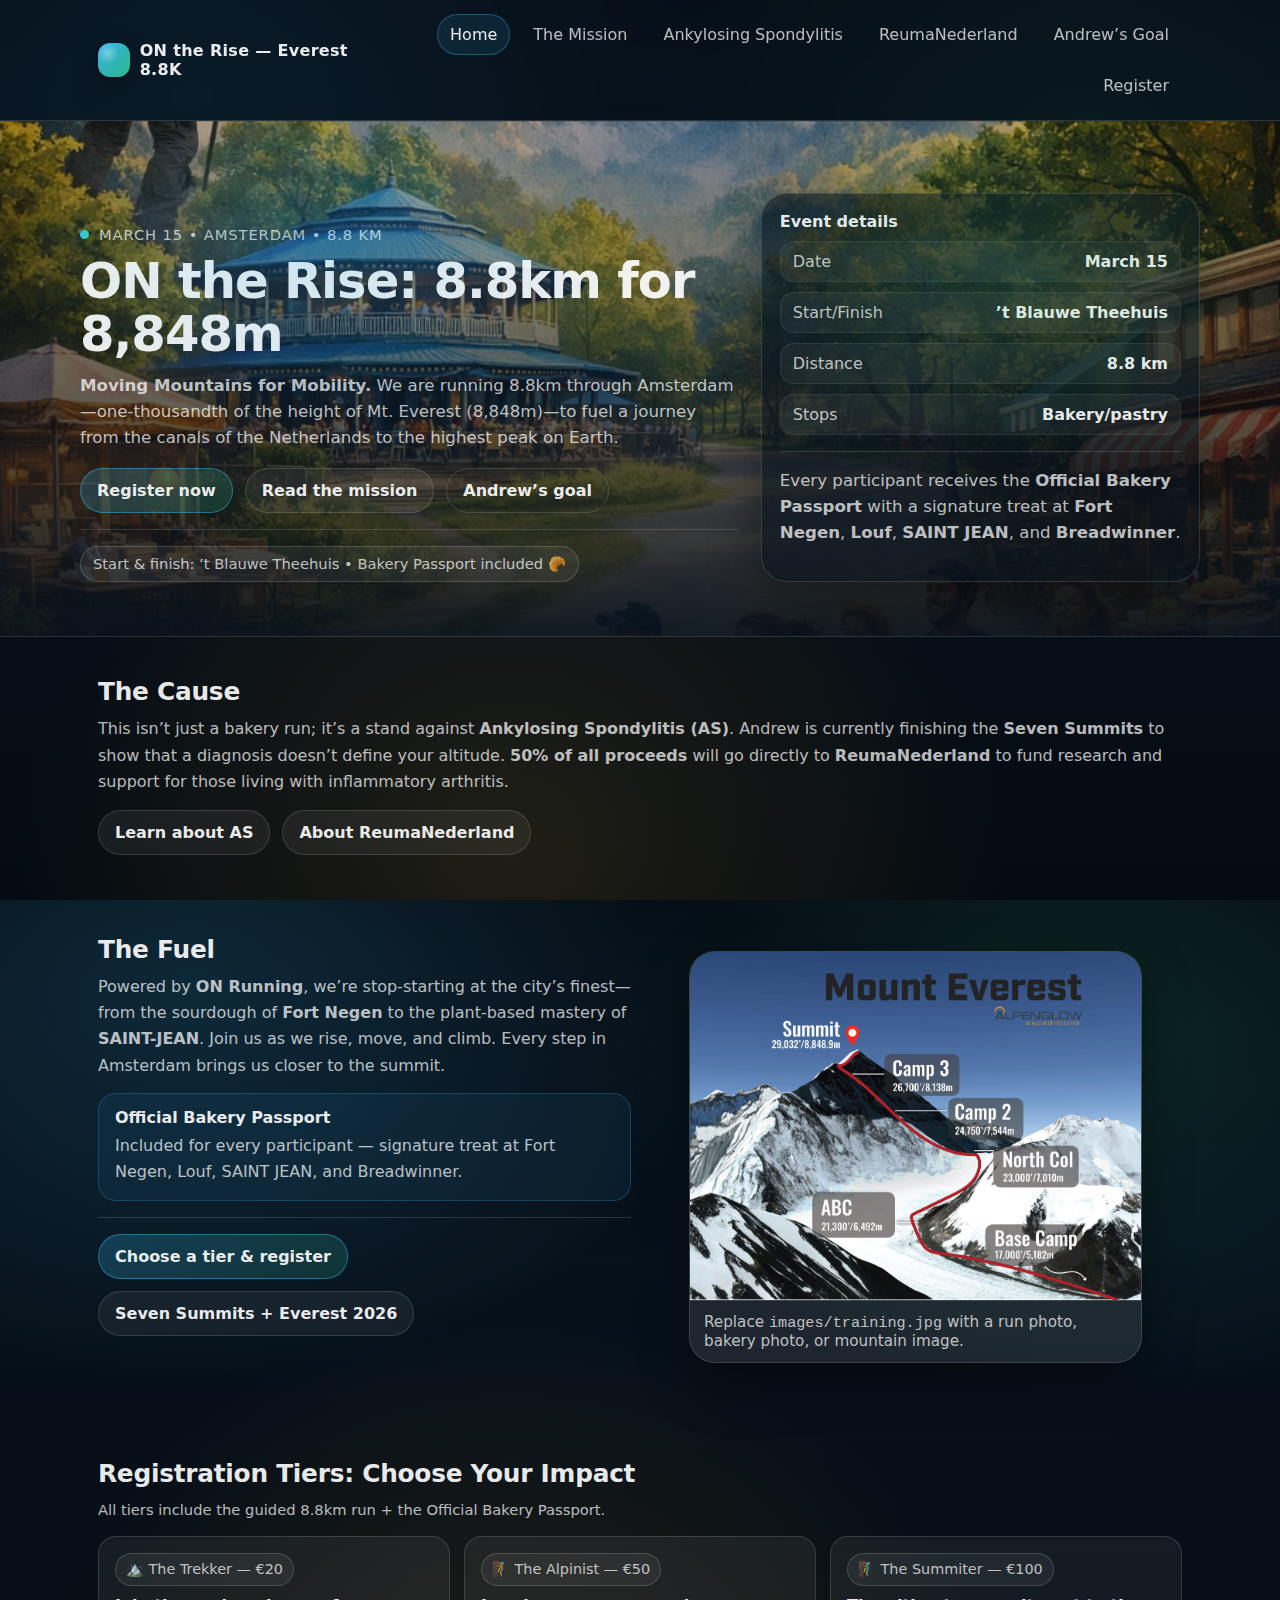
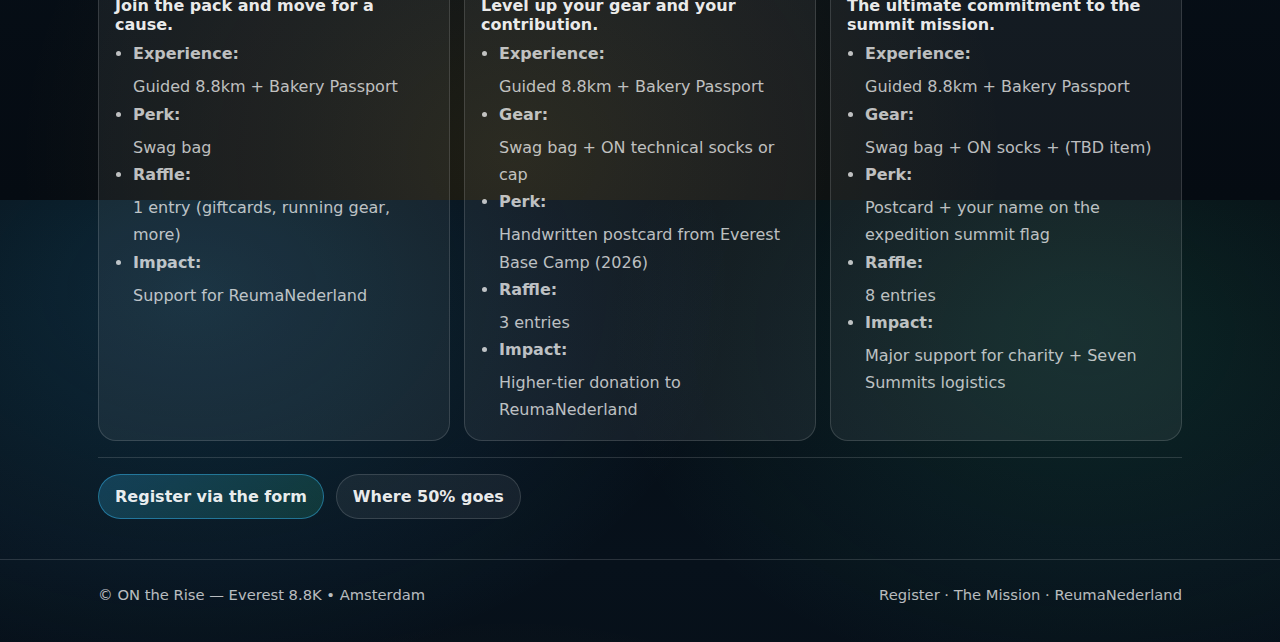
<file: index.html>
<!doctype html>
<html lang="en">
<head>
  <meta charset="utf-8" />
  <meta name="viewport" content="width=device-width,initial-scale=1" />
  <title>ON the Rise — Everest 8.8K Charity Run (Amsterdam)</title>
  <link rel="stylesheet" href="style.css" />
</head>
<body>

<header class="site-header">
  <div class="container">
    <div class="nav">
      <a class="brand" href="index.html">
        <span class="logo" aria-hidden="true"></span>
        <span>ON the Rise — Everest 8.8K</span>
      </a>
      <nav class="nav-links" aria-label="Primary">
        <a class="active" href="index.html">Home</a>
        <a href="about.html">The Mission</a>
        <a href="ankylosing-spondylitis.html">Ankylosing Spondylitis</a>
        <a href="reumanederland.html">ReumaNederland</a>
        <a href="The%207%20summits.html">Andrew’s Goal</a>
        <a href="register.html">Register</a>
      </nav>
    </div>
  </div>
</header>

<section class="hero">
  <div class="container hero-inner">
    <div class="hero-grid">
      <div>
        <div class="kicker"><span class="dot"></span> March 15 • Amsterdam • 8.8 km</div>
        <h1>ON the Rise: 8.8km for 8,848m</h1>
        <p>
          <strong>Moving Mountains for Mobility.</strong> We are running 8.8km through Amsterdam—one-thousandth of the height
          of Mt. Everest (8,848m)—to fuel a journey from the canals of the Netherlands to the highest peak on Earth.
        </p>
        <div class="btn-row">
          <a class="btn primary" href="register.html">Register now</a>
          <a class="btn" href="about.html">Read the mission</a>
          <a class="btn ghost" href="The%207%20summits.html">Andrew’s goal</a>
        </div>
        <div class="hr"></div>
        <span class="badge">Start & finish: ’t Blauwe Theehuis • Bakery Passport included 🥐</span>
      </div>

      <aside class="hero-card">
        <strong>Event details</strong>
        <div class="meta">
          <div class="meta-item"><span>Date</span><strong>March 15</strong></div>
          <div class="meta-item"><span>Start/Finish</span><strong>’t Blauwe Theehuis</strong></div>
          <div class="meta-item"><span>Distance</span><strong>8.8 km</strong></div>
          <div class="meta-item"><span>Stops</span><strong>Bakery/pastry</strong></div>
        </div>
        <div class="hr"></div>
        <p class="small">
          Every participant receives the <strong>Official Bakery Passport</strong> with a signature treat at
          <strong>Fort Negen</strong>, <strong>Louf</strong>, <strong>SAINT JEAN</strong>, and <strong>Breadwinner</strong>.
        </p>
      </aside>
    </div>
  </div>
</section>

<main>

  <section class="section">
    <div class="container">
      <h2>The Cause</h2>
      <p>
        This isn’t just a bakery run; it’s a stand against <strong>Ankylosing Spondylitis (AS)</strong>.
        Andrew is currently finishing the <strong>Seven Summits</strong> to show that a diagnosis doesn’t define your altitude.
        <strong>50% of all proceeds</strong> will go directly to <strong>ReumaNederland</strong> to fund research and support for
        those living with inflammatory arthritis.
      </p>
      <div class="btn-row">
        <a class="btn" href="ankylosing-spondylitis.html">Learn about AS</a>
        <a class="btn" href="reumanederland.html">About ReumaNederland</a>
      </div>
    </div>
  </section>

  <section class="section">
    <div class="container split">
      <div>
        <h2>The Fuel</h2>
        <p>
          Powered by <strong>ON Running</strong>, we’re stop-starting at the city’s finest—from the sourdough of
          <strong>Fort Negen</strong> to the plant-based mastery of <strong>SAINT-JEAN</strong>.
          Join us as we rise, move, and climb. Every step in Amsterdam brings us closer to the summit.
        </p>
        <div class="callout">
          <strong>Official Bakery Passport</strong>
          <p>Included for every participant — signature treat at Fort Negen, Louf, SAINT JEAN, and Breadwinner.</p>
        </div>
        <div class="hr"></div>
        <div class="btn-row">
          <a class="btn primary" href="register.html">Choose a tier & register</a>
          <a class="btn" href="The%207%20summits.html">Seven Summits + Everest 2026</a>
        </div>
      </div>

      <figure class="figure">
        <img src="images/training.jpg" alt="Replace with bakery/run/mountain image" />
        <figcaption class="caption">Replace <code>images/training.jpg</code> with a run photo, bakery photo, or mountain image.</figcaption>
      </figure>
    </div>
  </section>

  <section class="section">
    <div class="container">
      <h2>Registration Tiers: Choose Your Impact</h2>
      <p class="small">All tiers include the guided 8.8km run + the Official Bakery Passport.</p>

      <div class="grid-3">
        <div class="card">
          <div class="tag">🏔️ The Trekker — €20</div>
          <strong>Join the pack and move for a cause.</strong>
          <ul class="clean">
            <li><strong>Experience:</strong> Guided 8.8km + Bakery Passport</li>
            <li><strong>Perk:</strong> Swag bag</li>
            <li><strong>Raffle:</strong> 1 entry (giftcards, running gear, more)</li>
            <li><strong>Impact:</strong> Support for ReumaNederland</li>
          </ul>
        </div>

        <div class="card">
          <div class="tag">🧗 The Alpinist — €50</div>
          <strong>Level up your gear and your contribution.</strong>
          <ul class="clean">
            <li><strong>Experience:</strong> Guided 8.8km + Bakery Passport</li>
            <li><strong>Gear:</strong> Swag bag + ON technical socks or cap</li>
            <li><strong>Perk:</strong> Handwritten postcard from Everest Base Camp (2026)</li>
            <li><strong>Raffle:</strong> 3 entries</li>
            <li><strong>Impact:</strong> Higher-tier donation to ReumaNederland</li>
          </ul>
        </div>

        <div class="card">
          <div class="tag">🧗‍♂️ The Summiter — €100</div>
          <strong>The ultimate commitment to the summit mission.</strong>
          <ul class="clean">
            <li><strong>Experience:</strong> Guided 8.8km + Bakery Passport</li>
            <li><strong>Gear:</strong> Swag bag + ON socks + (TBD item)</li>
            <li><strong>Perk:</strong> Postcard + your name on the expedition summit flag</li>
            <li><strong>Raffle:</strong> 8 entries</li>
            <li><strong>Impact:</strong> Major support for charity + Seven Summits logistics</li>
          </ul>
        </div>
      </div>

      <div class="hr"></div>
      <div class="btn-row">
        <a class="btn primary" href="register.html">Register via the form</a>
        <a class="btn" href="reumanederland.html">Where 50% goes</a>
      </div>
    </div>
  </section>

</main>

<footer class="footer">
  <div class="container">
    <div class="foot-row">
      <div class="small">© ON the Rise — Everest 8.8K • Amsterdam</div>
      <div class="small">
        <a href="register.html">Register</a> ·
        <a href="about.html">The Mission</a> ·
        <a href="reumanederland.html">ReumaNederland</a>
      </div>
    </div>
  </div>
</footer>

</body>
</html>
</file>
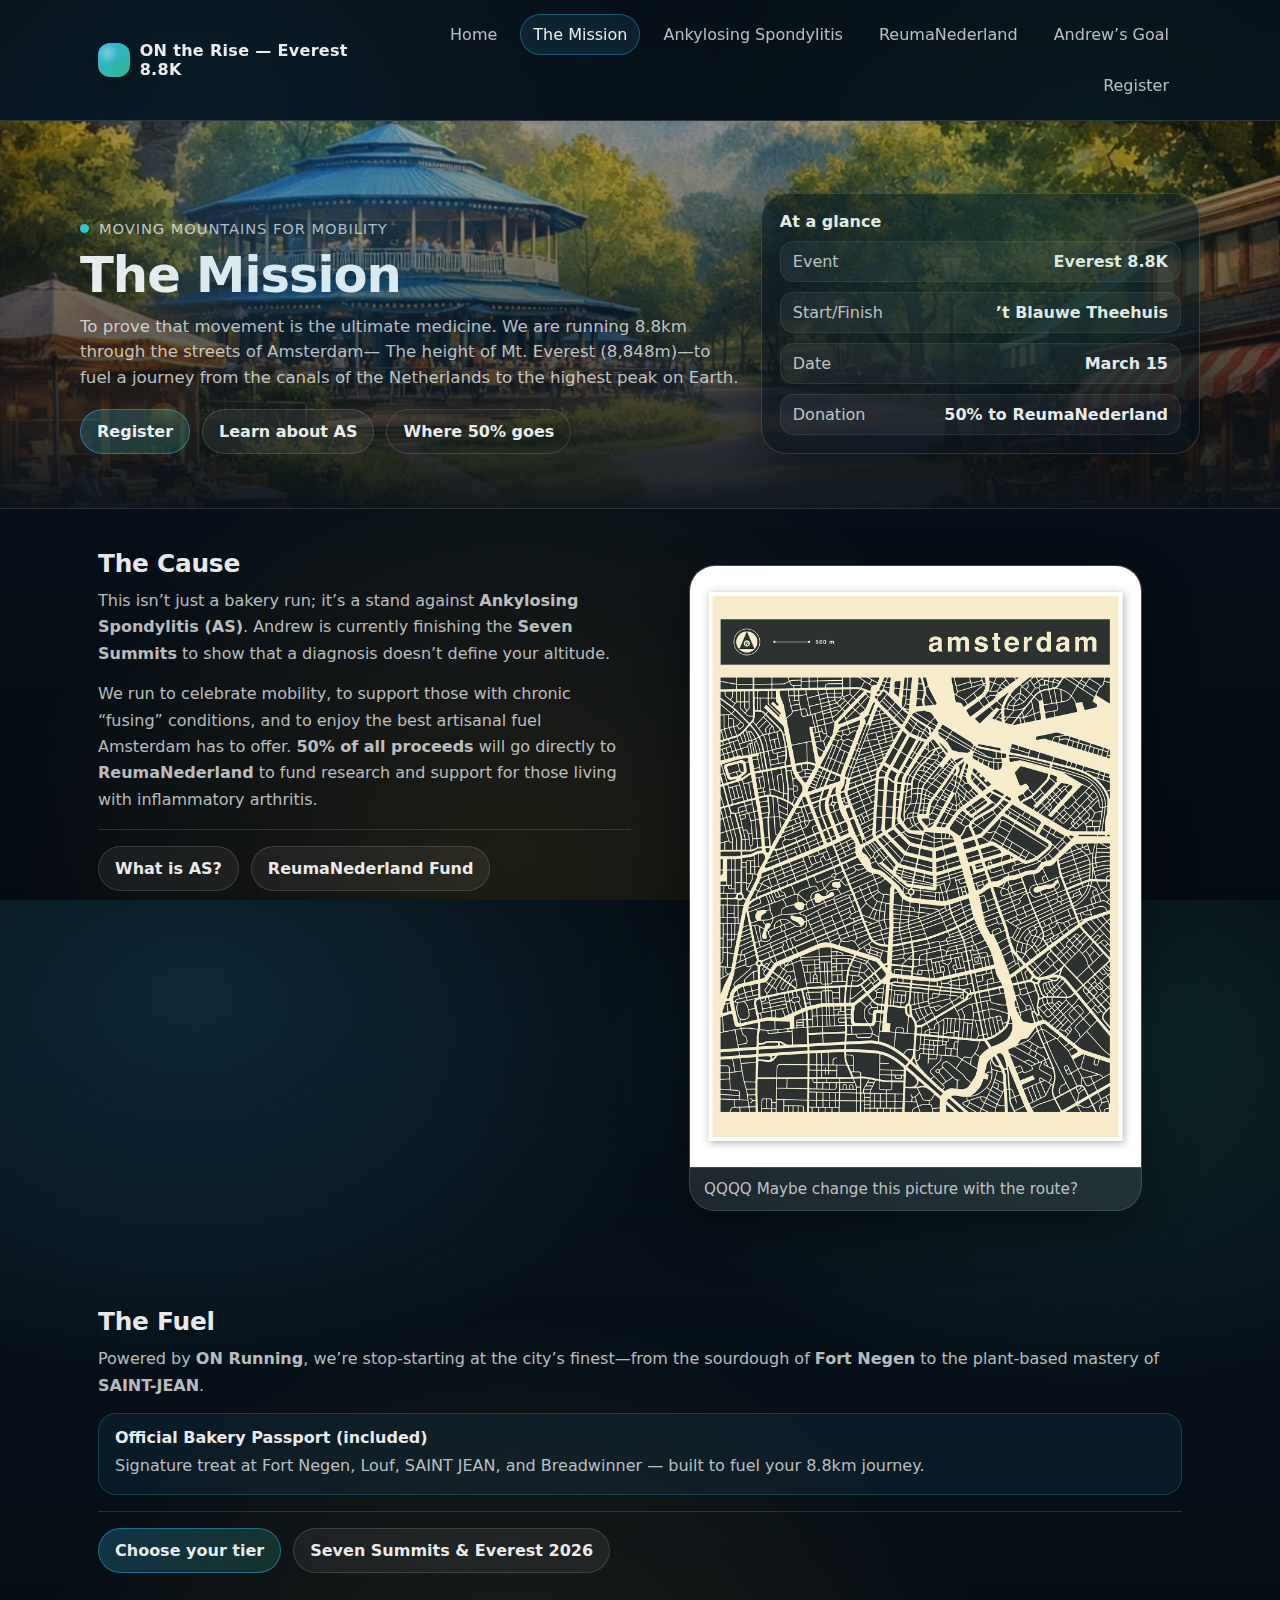
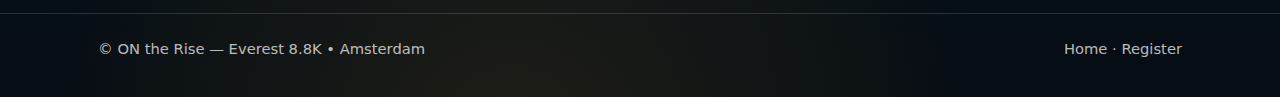
<file: about.html>
<!doctype html>
<html lang="en">
<head>
  <meta charset="utf-8" />
  <meta name="viewport" content="width=device-width,initial-scale=1" />
  <title>The Mission — ON the Rise (Everest 8.8K)</title>
  <link rel="stylesheet" href="style.css" />
</head>
<body>

<header class="site-header">
  <div class="container">
    <div class="nav">
      <a class="brand" href="index.html">
        <span class="logo" aria-hidden="true"></span>
        <span>ON the Rise — Everest 8.8K</span>
      </a>
      <nav class="nav-links" aria-label="Primary">
        <a href="index.html">Home</a>
        <a class="active" href="about.html">The Mission</a>
        <a href="ankylosing-spondylitis.html">Ankylosing Spondylitis</a>
        <a href="reumanederland.html">ReumaNederland</a>
        <a href="The%207%20summits.html">Andrew’s Goal</a>
        <a href="register.html">Register</a>
      </nav>
    </div>
  </div>
</header>

<section class="hero">
  <div class="container hero-inner">
    <div class="hero-grid">
      <div>
        <div class="kicker"><span class="dot"></span> Moving Mountains for Mobility</div>
        <h1>The Mission</h1>
        <p>
          To prove that movement is the ultimate medicine. We are running 8.8km through the streets of Amsterdam—
          The height of Mt. Everest (8,848m)—to fuel a journey from the canals of the Netherlands
          to the highest peak on Earth.
        </p>
        <div class="btn-row">
          <a class="btn primary" href="register.html">Register</a>
          <a class="btn" href="ankylosing-spondylitis.html">Learn about AS</a>
          <a class="btn ghost" href="reumanederland.html">Where 50% goes</a>
        </div>
      </div>

      <aside class="hero-card">
        <strong>At a glance</strong>
        <div class="meta">
          <div class="meta-item"><span>Event</span><strong>Everest 8.8K</strong></div>
          <div class="meta-item"><span>Start/Finish</span><strong>’t Blauwe Theehuis</strong></div>
          <div class="meta-item"><span>Date</span><strong>March 15</strong></div>
          <div class="meta-item"><span>Donation</span><strong>50% to ReumaNederland</strong></div>
        </div>
      </aside>
    </div>
  </div>
</section>

<main>

  <section class="section">
    <div class="container split">
      <div>
        <h2>The Cause</h2>
        <p>
          This isn’t just a bakery run; it’s a stand against <strong>Ankylosing Spondylitis (AS)</strong>.
          Andrew is currently finishing the <strong>Seven Summits</strong> to show that a diagnosis doesn’t define your altitude.
        </p>
        <p>
          We run to celebrate mobility, to support those with chronic “fusing” conditions, and to enjoy the best artisanal fuel
          Amsterdam has to offer.
          <strong>50% of all proceeds</strong> will go directly to <strong>ReumaNederland</strong> to fund research and support for those living with inflammatory arthritis.
        </p>

        <div class="hr"></div>
        <div class="btn-row">
          <a class="btn" href="ankylosing-spondylitis.html">What is AS?</a>
          <a class="btn" href="reumanederland.html">ReumaNederland Fund</a>
        </div>
      </div>

      <figure class="figure">
        <img src="images/map.jpg" alt="Replace with route / city image" />
        <figcaption class="caption">QQQQ Maybe change this picture with the route?</figcaption>
      </figure>
    </div>
  </section>

  <section class="section">
    <div class="container">
      <h2>The Fuel</h2>
      <p>
        Powered by <strong>ON Running</strong>, we’re stop-starting at the city’s finest—from the sourdough of <strong>Fort Negen</strong>
        to the plant-based mastery of <strong>SAINT-JEAN</strong>.
      </p>
      <div class="callout">
        <strong>Official Bakery Passport (included)</strong>
        <p>Signature treat at Fort Negen, Louf, SAINT JEAN, and Breadwinner — built to fuel your 8.8km journey.</p>
      </div>

      <div class="hr"></div>
      <div class="btn-row">
        <a class="btn primary" href="register.html">Choose your tier</a>
        <a class="btn" href="The%207%20summits.html">Seven Summits & Everest 2026</a>
      </div>
    </div>
  </section>

</main>

<footer class="footer">
  <div class="container">
    <div class="foot-row">
      <div class="small">© ON the Rise — Everest 8.8K • Amsterdam</div>
      <div class="small">
        <a href="index.html">Home</a> ·
        <a href="register.html">Register</a>
      </div>
    </div>
  </div>
</footer>

</body>
</html>
</file>
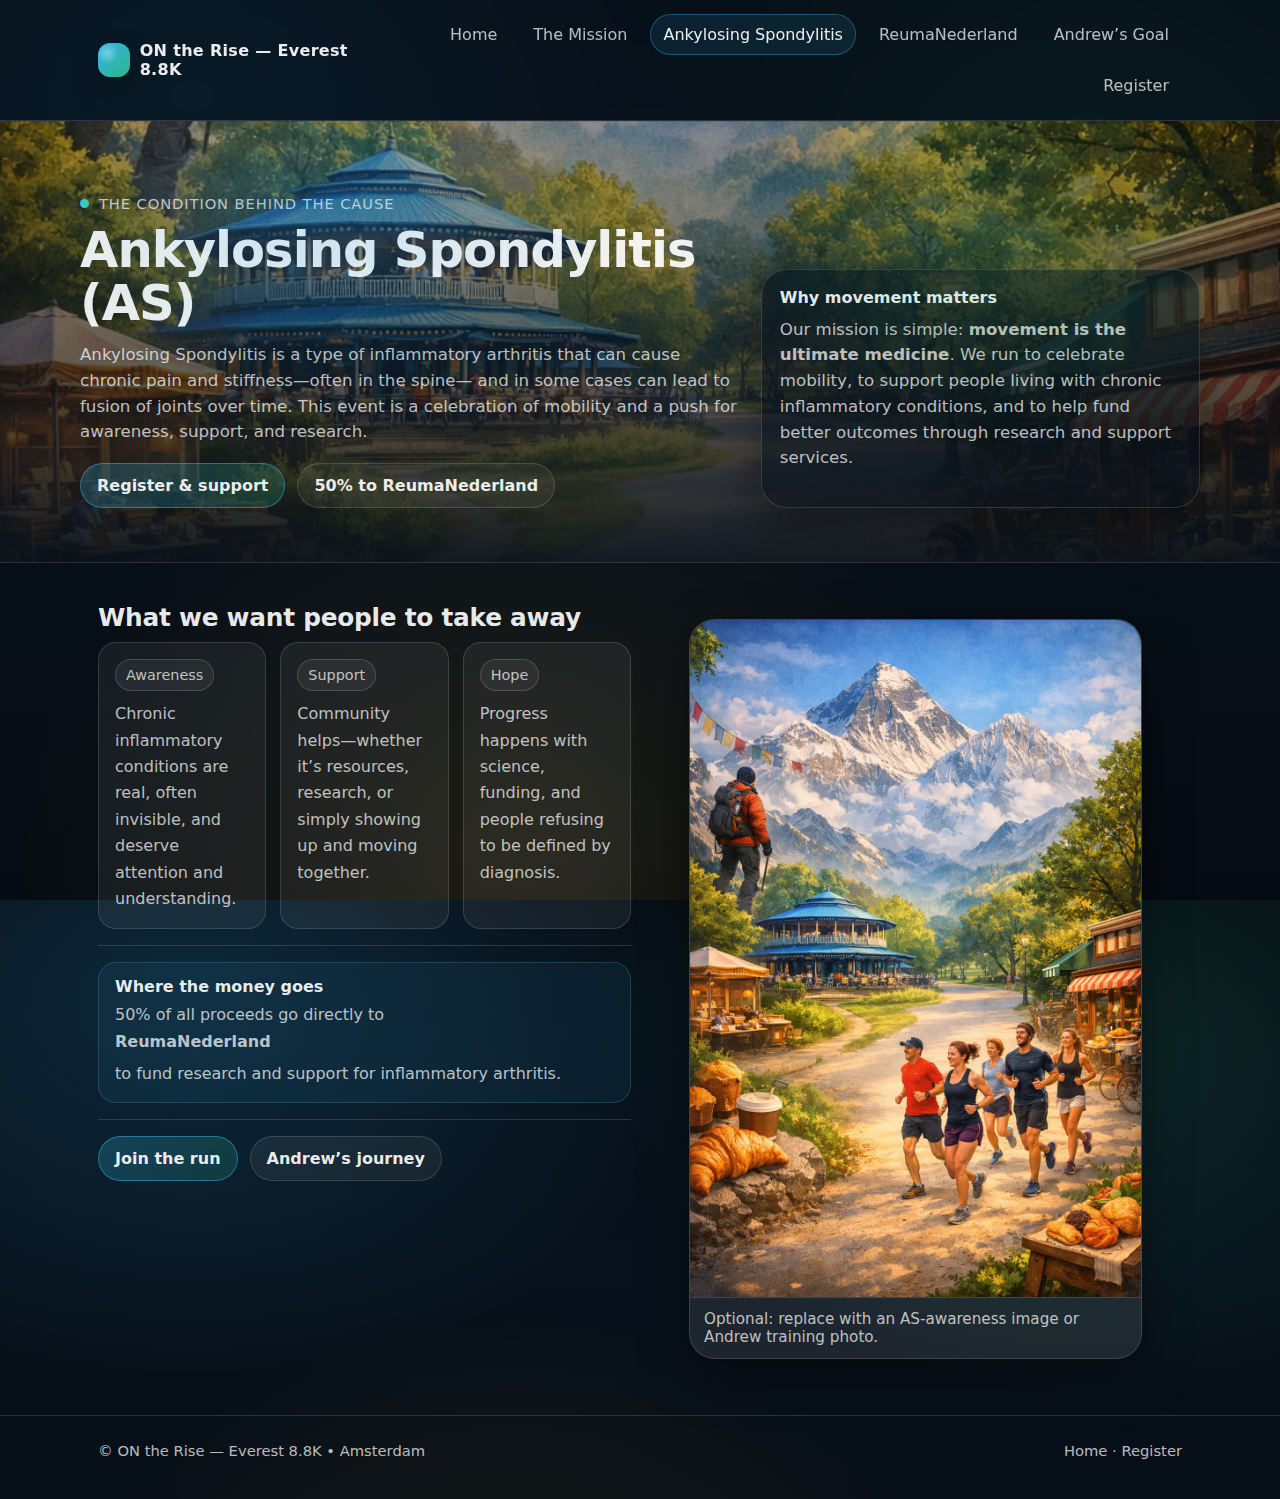
<file: ankylosing-spondylitis.html>
<!doctype html>
<html lang="en">
<head>
  <meta charset="utf-8" />
  <meta name="viewport" content="width=device-width,initial-scale=1" />
  <title>Ankylosing Spondylitis — ON the Rise</title>
  <link rel="stylesheet" href="style.css" />
</head>
<body>

<header class="site-header">
  <div class="container">
    <div class="nav">
      <a class="brand" href="index.html">
        <span class="logo" aria-hidden="true"></span>
        <span>ON the Rise — Everest 8.8K</span>
      </a>
      <nav class="nav-links" aria-label="Primary">
        <a href="index.html">Home</a>
        <a href="about.html">The Mission</a>
        <a class="active" href="ankylosing-spondylitis.html">Ankylosing Spondylitis</a>
        <a href="reumanederland.html">ReumaNederland</a>
        <a href="The%207%20summits.html">Andrew’s Goal</a>
        <a href="register.html">Register</a>
      </nav>
    </div>
  </div>
</header>

<section class="hero">
  <div class="container hero-inner">
    <div class="hero-grid">
      <div>
        <div class="kicker"><span class="dot"></span> The condition behind the cause</div>
        <h1>Ankylosing Spondylitis (AS)</h1>
        <p>
          Ankylosing Spondylitis is a type of inflammatory arthritis that can cause chronic pain and stiffness—often in the spine—
          and in some cases can lead to fusion of joints over time.
          This event is a celebration of mobility and a push for awareness, support, and research.
        </p>
        <div class="btn-row">
          <a class="btn primary" href="register.html">Register & support</a>
          <a class="btn" href="reumanederland.html">50% to ReumaNederland</a>
        </div>
      </div>

      <aside class="hero-card">
        <strong>Why movement matters</strong>
        <p class="small" style="margin-top:10px;">
          Our mission is simple: <strong>movement is the ultimate medicine</strong>.
          We run to celebrate mobility, to support people living with chronic inflammatory conditions,
          and to help fund better outcomes through research and support services.
        </p>
      </aside>
    </div>
  </div>
</section>

<main>
  <section class="section">
    <div class="container split">
      <div>
        <h2>What we want people to take away</h2>
        <div class="grid-3">
          <div class="card">
            <div class="tag">Awareness</div>
            <p>Chronic inflammatory conditions are real, often invisible, and deserve attention and understanding.</p>
          </div>
          <div class="card">
            <div class="tag">Support</div>
            <p>Community helps—whether it’s resources, research, or simply showing up and moving together.</p>
          </div>
          <div class="card">
            <div class="tag">Hope</div>
            <p>Progress happens with science, funding, and people refusing to be defined by diagnosis.</p>
          </div>
        </div>

        <div class="hr"></div>
        <div class="callout">
          <strong>Where the money goes</strong>
          <p>50% of all proceeds go directly to <strong>ReumaNederland</strong> to fund research and support for inflammatory arthritis.</p>
        </div>

        <div class="hr"></div>
        <div class="btn-row">
          <a class="btn primary" href="register.html">Join the run</a>
          <a class="btn" href="The%207%20summits.html">Andrew’s journey</a>
        </div>
      </div>

      <figure class="figure">
        <img src="images/hero.jpg" alt="Mountain image" />
        <figcaption class="caption">Optional: replace with an AS-awareness image or Andrew training photo.</figcaption>
      </figure>
    </div>
  </section>
</main>

<footer class="footer">
  <div class="container">
    <div class="foot-row">
      <div class="small">© ON the Rise — Everest 8.8K • Amsterdam</div>
      <div class="small"><a href="index.html">Home</a> · <a href="register.html">Register</a></div>
    </div>
  </div>
</footer>

</body>
</html>
</file>
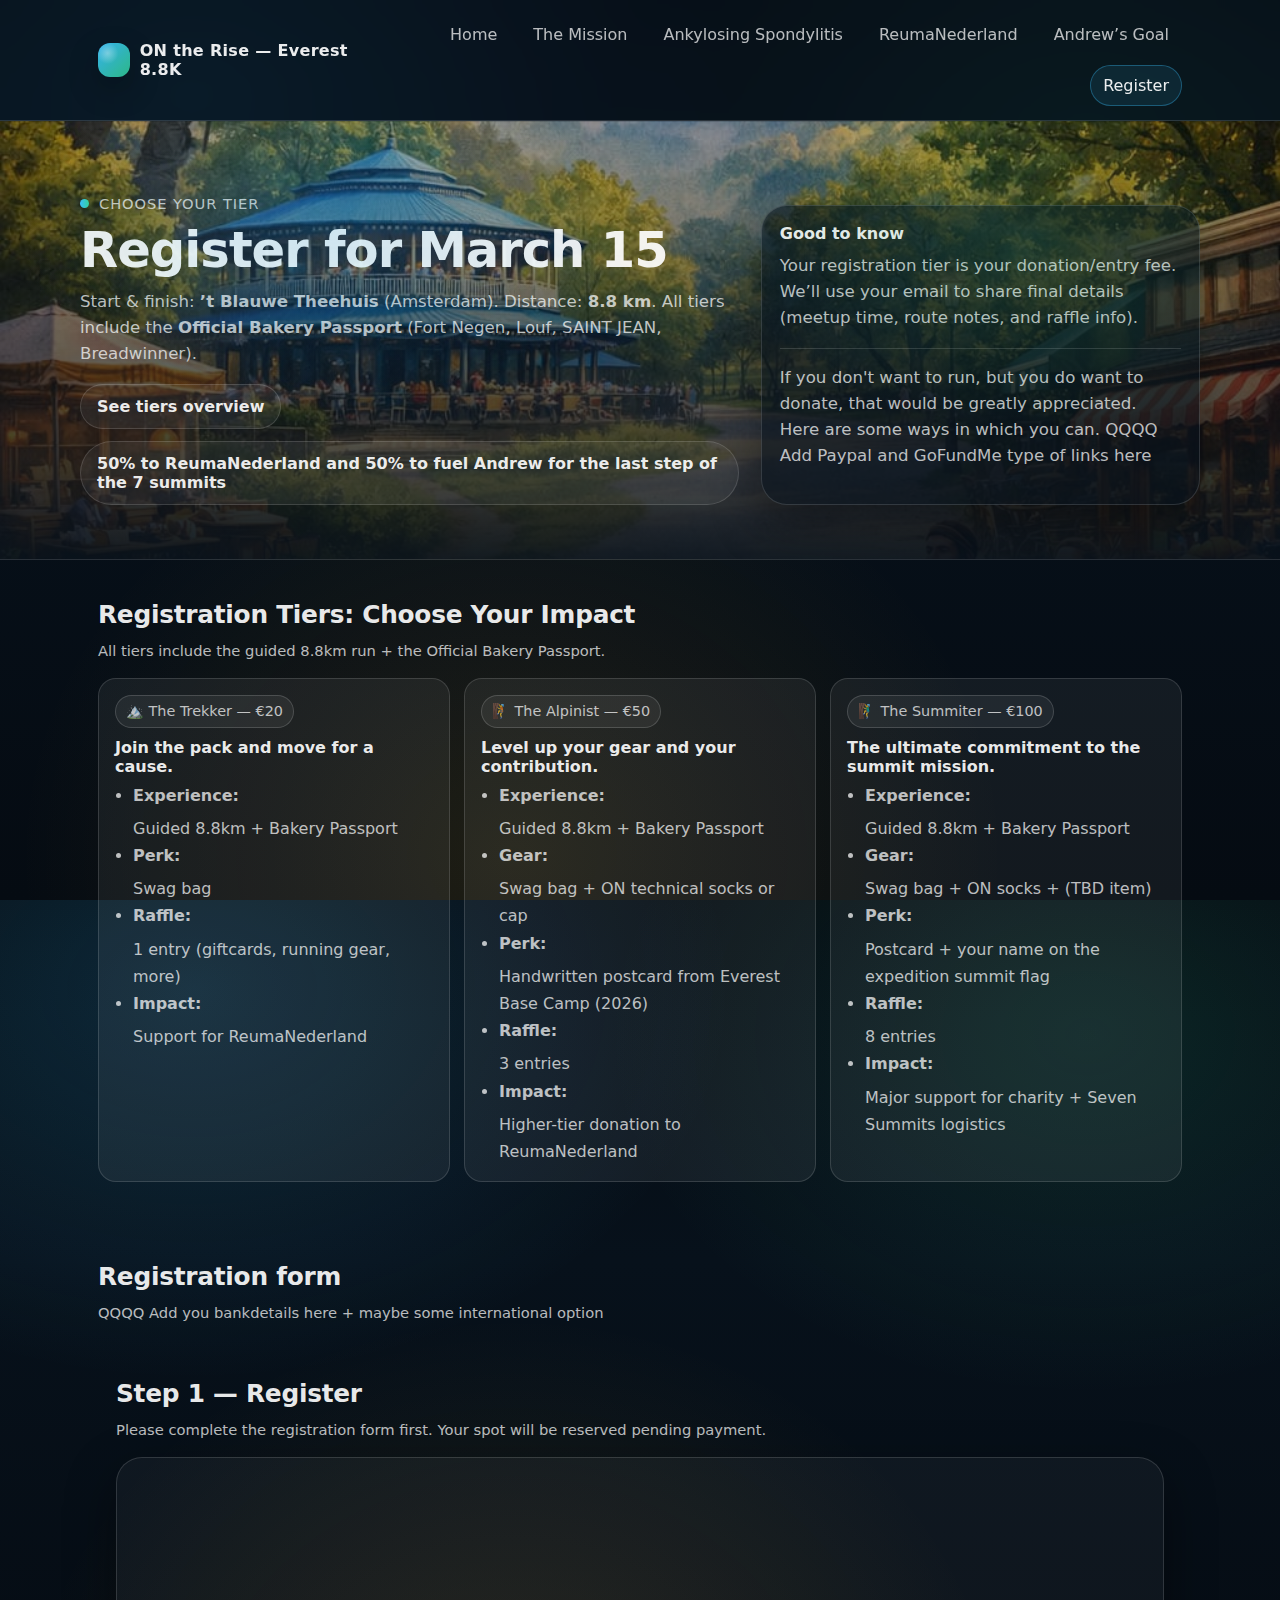
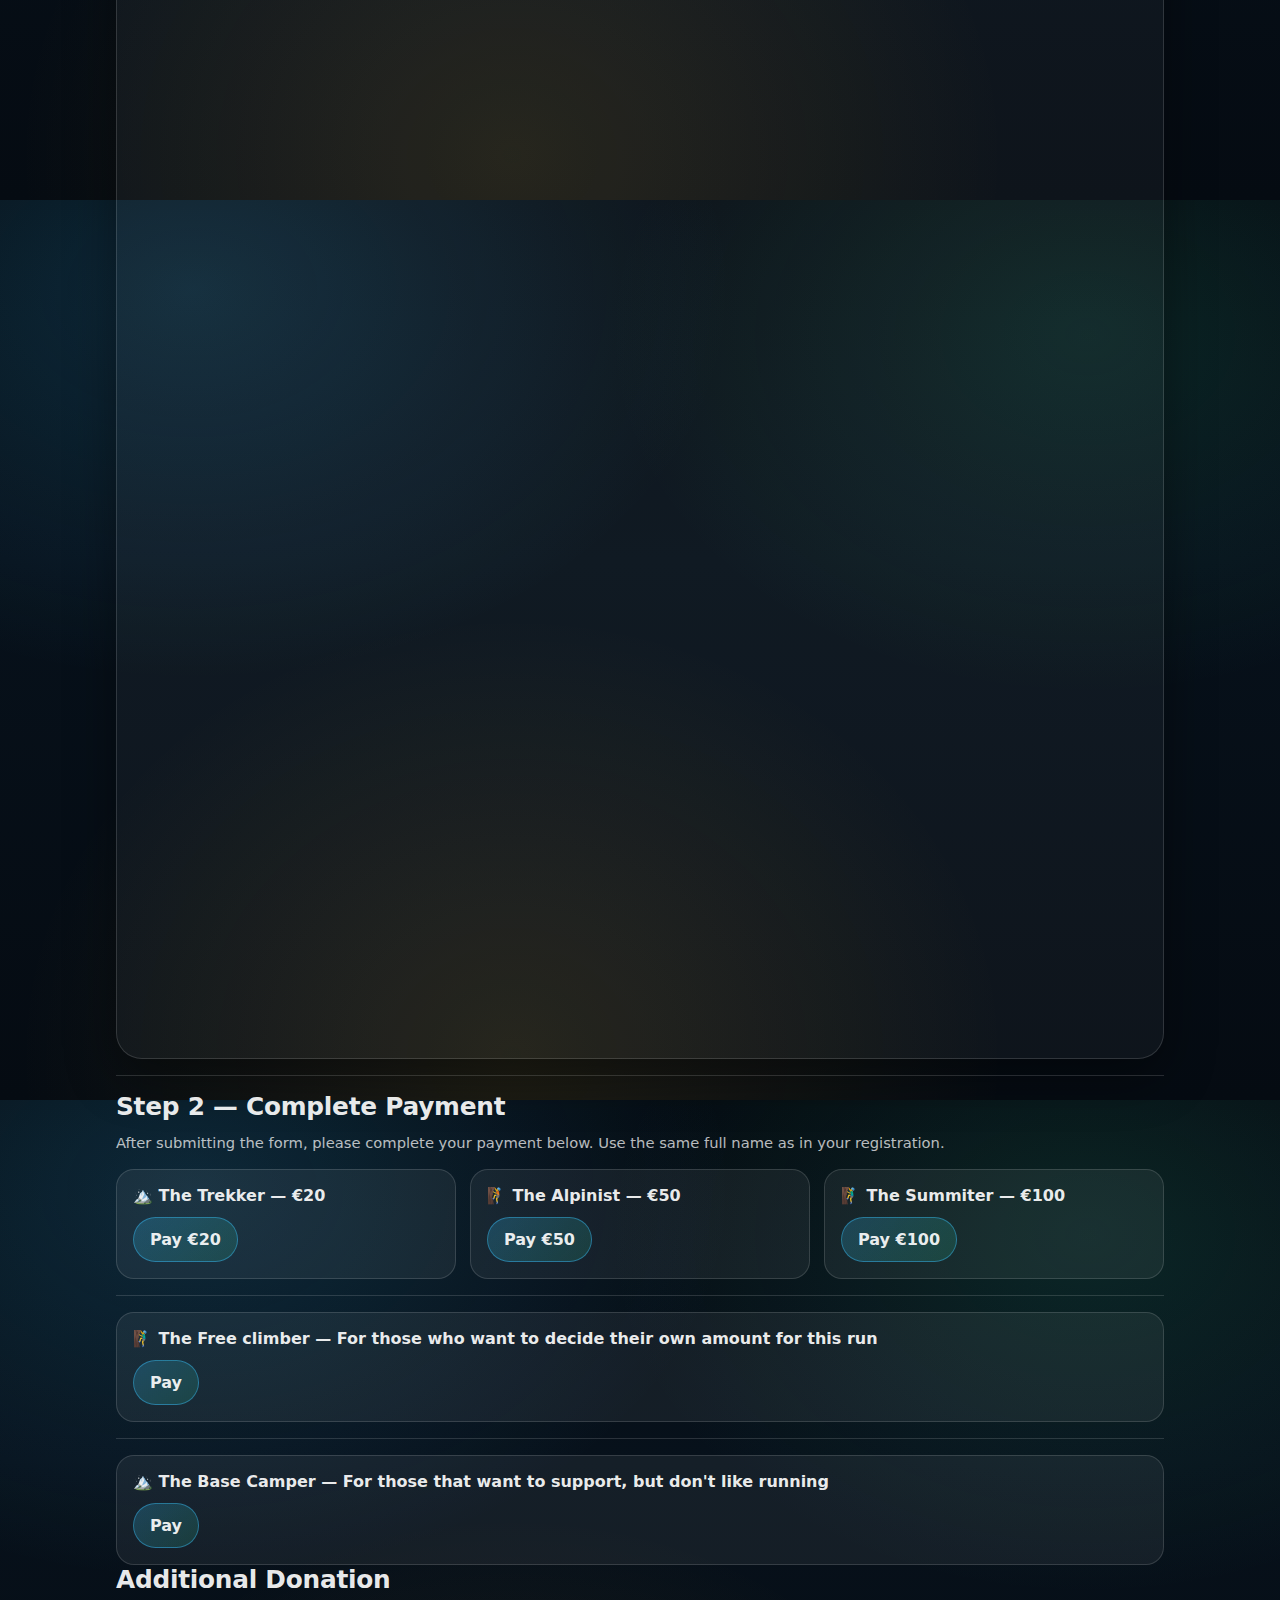
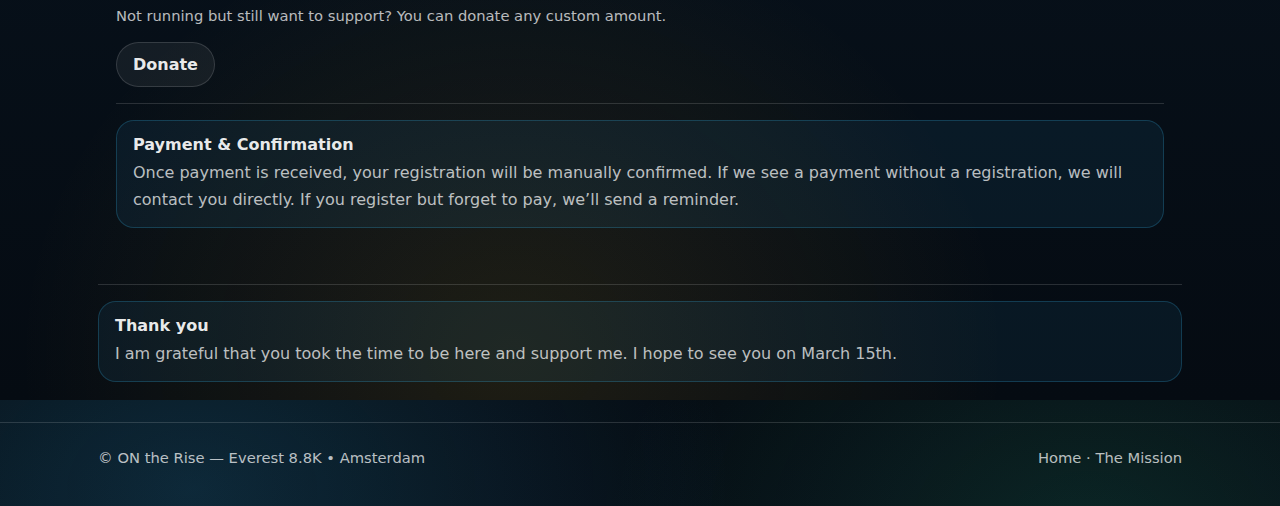
<file: register.html>
<!doctype html>
<html lang="en">
<head>
  <meta charset="utf-8" />
  <meta name="viewport" content="width=device-width,initial-scale=1" />
  <title>Register — ON the Rise (Everest 8.8K)</title>
  <link rel="stylesheet" href="style.css" />
</head>
<body>

<header class="site-header">
  <div class="container">
    <div class="nav">
      <a class="brand" href="index.html">
        <span class="logo" aria-hidden="true"></span>
        <span>ON the Rise — Everest 8.8K</span>
      </a>
      <nav class="nav-links" aria-label="Primary">
        <a href="index.html">Home</a>
        <a href="about.html">The Mission</a>
        <a href="ankylosing-spondylitis.html">Ankylosing Spondylitis</a>
        <a href="reumanederland.html">ReumaNederland</a>
        <a href="The%207%20summits.html">Andrew’s Goal</a>
        <a class="active" href="register.html">Register</a>
      </nav>
    </div>
  </div>
</header>

<section class="hero">
  <div class="container hero-inner">
    <div class="hero-grid">
      <div>
        <div class="kicker"><span class="dot"></span> Choose your tier</div>
        <h1>Register for March 15</h1>
        <p>
          Start & finish: <strong>’t Blauwe Theehuis</strong> (Amsterdam). Distance: <strong>8.8 km</strong>.
          All tiers include the <strong>Official Bakery Passport</strong> (Fort Negen, Louf, SAINT JEAN, Breadwinner).
        </p>
        <div class="btn-row">
          <a class="btn" href="index.html">See tiers overview</a>
          <a class="btn" href="reumanederland.html">50% to ReumaNederland and 50% to fuel Andrew for the last step of the 7 summits</a>
        </div>
      </div>

      <aside class="hero-card">
        <strong>Good to know</strong>
        <p class="small" style="margin-top:10px;">
          Your registration tier is your donation/entry fee. We’ll use your email to share final details (meetup time,
          route notes, and raffle info).
        </p>
        <div class="hr"></div>
        <p class="small">
          If you don't want to run, but you do want to donate, that would be greatly appreciated. Here are some ways in which you can. QQQQ Add Paypal and GoFundMe type of links here
        </p>
      </aside>
    </div>
  </div>
</section>
  <section class="section">
    <div class="container">
      <h2>Registration Tiers: Choose Your Impact</h2>
      <p class="small">All tiers include the guided 8.8km run + the Official Bakery Passport.</p>

      <div class="grid-3">
        <div class="card">
          <div class="tag">🏔️ The Trekker — €20</div>
          <strong>Join the pack and move for a cause.</strong>
          <ul class="clean">
            <li><strong>Experience:</strong> Guided 8.8km + Bakery Passport</li>
            <li><strong>Perk:</strong> Swag bag</li>
            <li><strong>Raffle:</strong> 1 entry (giftcards, running gear, more)</li>
            <li><strong>Impact:</strong> Support for ReumaNederland</li>
          </ul>
        </div>

        <div class="card">
          <div class="tag">🧗 The Alpinist — €50</div>
          <strong>Level up your gear and your contribution.</strong>
          <ul class="clean">
            <li><strong>Experience:</strong> Guided 8.8km + Bakery Passport</li>
            <li><strong>Gear:</strong> Swag bag + ON technical socks or cap</li>
            <li><strong>Perk:</strong> Handwritten postcard from Everest Base Camp (2026)</li>
            <li><strong>Raffle:</strong> 3 entries</li>
            <li><strong>Impact:</strong> Higher-tier donation to ReumaNederland</li>
          </ul>
        </div>

        <div class="card">
          <div class="tag">🧗‍♂️ The Summiter — €100</div>
          <strong>The ultimate commitment to the summit mission.</strong>
          <ul class="clean">
            <li><strong>Experience:</strong> Guided 8.8km + Bakery Passport</li>
            <li><strong>Gear:</strong> Swag bag + ON socks + (TBD item)</li>
            <li><strong>Perk:</strong> Postcard + your name on the expedition summit flag</li>
            <li><strong>Raffle:</strong> 8 entries</li>
            <li><strong>Impact:</strong> Major support for charity + Seven Summits logistics</li>
          </ul>
        </div>
      </div>
  </section>

<main>
  <section class="section">
    <div class="container">
      <h2>Registration form</h2>
      <p class="small">
        QQQQ Add you bankdetails here + maybe some international option
      </p>

<section class="section">
  <div class="container">

    <h2>Step 1 — Register</h2>
    <p class="small">
      Please complete the registration form first. Your spot will be reserved pending payment.
    </p>

    <div class="embed" aria-label="Registration form">
      <iframe
        title="ON the Rise — Everest 8.8K Registration"
        src="https://docs.google.com/forms/d/e/1FAIpQLSca6DuKVU4-6Zm9QBDPGSUHaBlsA2t2JRFh8Go4iPqv-jK4vg/viewform?embedded=true">
      </iframe>
    </div>

    <div class="hr"></div>

    <h2>Step 2 — Complete Payment</h2>
    <p class="small">
      After submitting the form, please complete your payment below.
      Use the same full name as in your registration.
    </p>

    <div class="grid-3">

      <div class="card">
        <strong>🏔️ The Trekker — €20</strong>
        <div class="btn-row" style="margin-top:12px;">
          <a class="btn primary" href="PASTE_TREKKER_LINK_HERE" target="_blank" rel="noopener">
            Pay €20
          </a>
        </div>
      </div>

      <div class="card">
        <strong>🧗 The Alpinist — €50</strong>
        <div class="btn-row" style="margin-top:12px;">
          <a class="btn primary" href="PASTE_ALPINIST_LINK_HERE" target="_blank" rel="noopener">
            Pay €50
          </a>
        </div>
      </div>

      <div class="card">
        <strong>🧗‍♂️ The Summiter — €100</strong>
        <div class="btn-row" style="margin-top:12px;">
          <a class="btn primary" href="PASTE_SUMMITER_LINK_HERE" target="_blank" rel="noopener">
            Pay €100
          </a>
        </div>
      </div>

    </div>


    <div class="hr"></div>
      <div class="card">
        <strong>🧗‍♂️ The Free climber — For those who want to decide their own amount for this run</strong>
        <div class="btn-row" style="margin-top:12px;">
          <a class="btn primary" href="PASTE_min20_LINK_HERE" target="_blank" rel="noopener">
            Pay
          </a>
        </div>
      </div>

    <div class="hr"></div>
      <div class="card">
        <strong>🏔️ The Base Camper — For those that want to support, but don't like running </strong>
        <div class="btn-row" style="margin-top:12px;">
          <a class="btn primary" href="PASTE_min5_LINK_HERE" target="_blank" rel="noopener">
            Pay
          </a>
        </div>
      </div>

    <h2>Additional Donation</h2>
    <p class="small">
      Not running but still want to support? You can donate any custom amount.
    </p>


    <div class="btn-row" style="margin-top:12px;">
      <a class="btn" href="PASTE_CUSTOM_DONATION_LINK_HERE" target="_blank" rel="noopener">
        Donate
      </a>
    </div>

    <div class="hr"></div>

    <div class="callout">
      <strong>Payment & Confirmation</strong>
      <p>
        Once payment is received, your registration will be manually confirmed.
        If we see a payment without a registration, we will contact you directly.
        If you register but forget to pay, we’ll send a reminder.
      </p>
    </div>

  </div>
</section>


      <div class="hr"></div>
      <div class="callout">
        <strong>Thank you</strong>
        <p>
          I am grateful that you took the time to be here and support me. I hope to see you on March 15th.
        </p>
      </div>
    </div>
  </section>
</main>

<footer class="footer">
  <div class="container">
    <div class="foot-row">
      <div class="small">© ON the Rise — Everest 8.8K • Amsterdam</div>
      <div class="small">
        <a href="index.html">Home</a> ·
        <a href="about.html">The Mission</a>
      </div>
    </div>
  </div>
</footer>

</body>
</html>
</file>
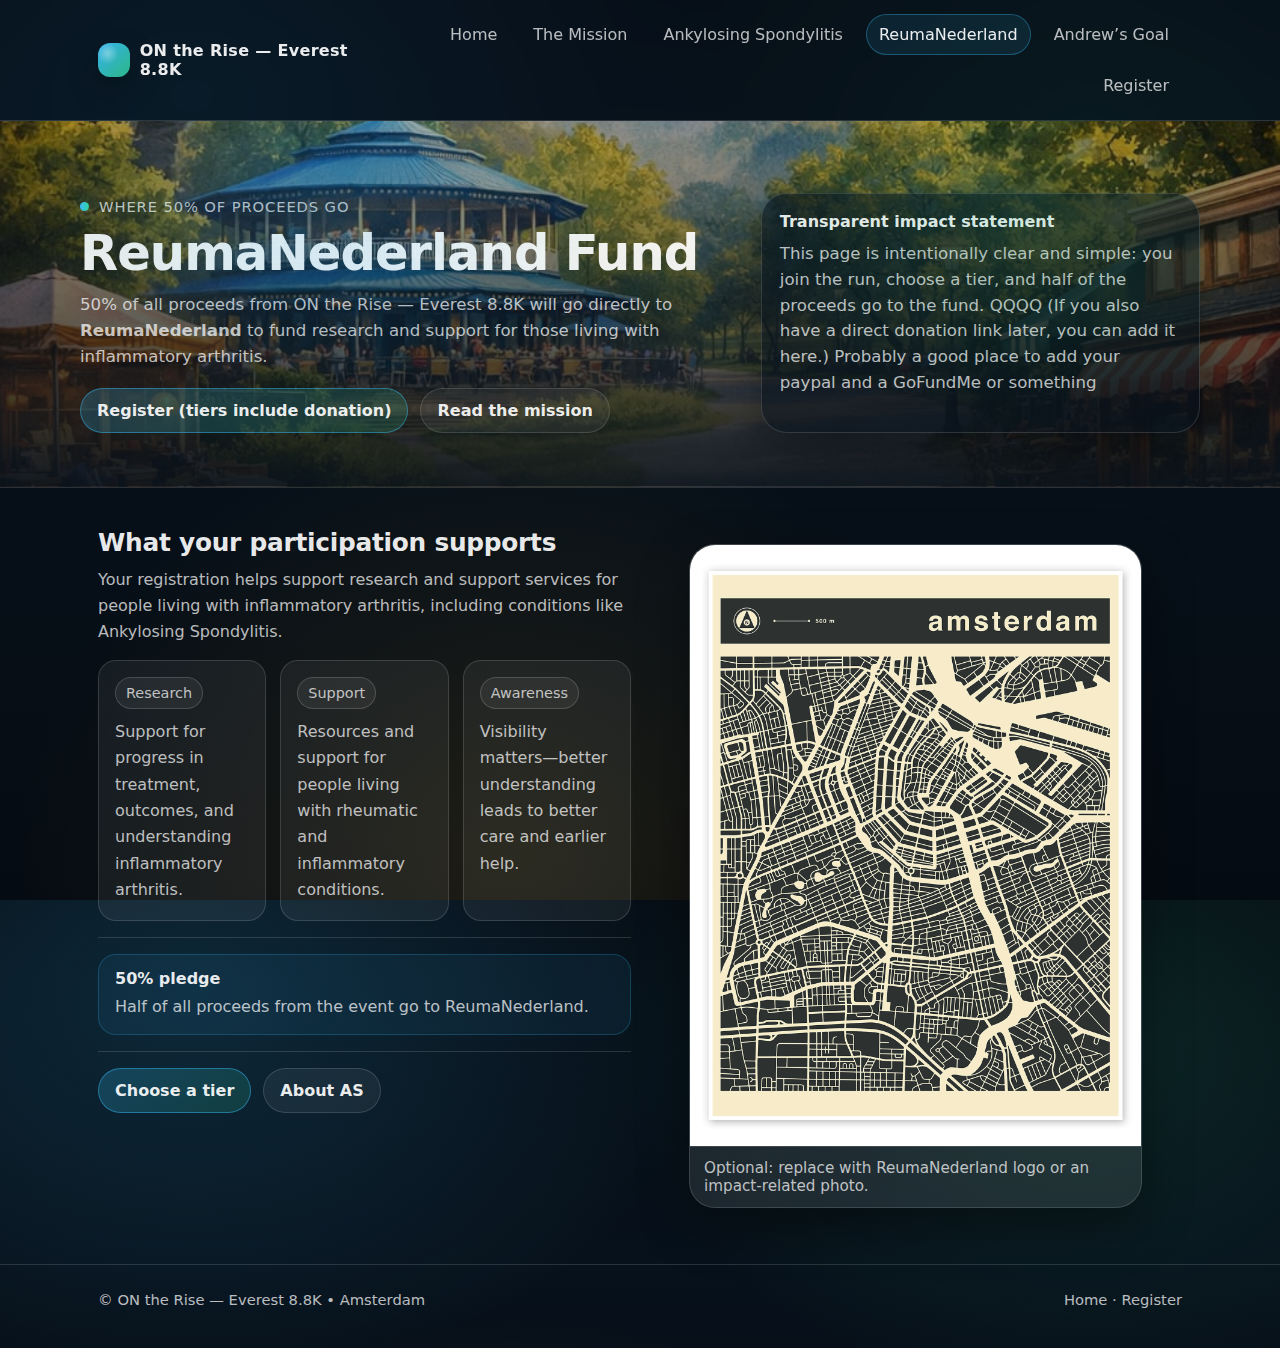
<file: reumanederland.html>
<!doctype html>
<html lang="en">
<head>
  <meta charset="utf-8" />
  <meta name="viewport" content="width=device-width,initial-scale=1" />
  <title>ReumaNederland — ON the Rise</title>
  <link rel="stylesheet" href="style.css" />
</head>
<body>

<header class="site-header">
  <div class="container">
    <div class="nav">
      <a class="brand" href="index.html">
        <span class="logo" aria-hidden="true"></span>
        <span>ON the Rise — Everest 8.8K</span>
      </a>
      <nav class="nav-links" aria-label="Primary">
        <a href="index.html">Home</a>
        <a href="about.html">The Mission</a>
        <a href="ankylosing-spondylitis.html">Ankylosing Spondylitis</a>
        <a class="active" href="reumanederland.html">ReumaNederland</a>
        <a href="The%207%20summits.html">Andrew’s Goal</a>
        <a href="register.html">Register</a>
      </nav>
    </div>
  </div>
</header>

<section class="hero">
  <div class="container hero-inner">
    <div class="hero-grid">
      <div>
        <div class="kicker"><span class="dot"></span> Where 50% of proceeds go</div>
        <h1>ReumaNederland Fund</h1>
        <p>
          50% of all proceeds from ON the Rise — Everest 8.8K will go directly to <strong>ReumaNederland</strong>
          to fund research and support for those living with inflammatory arthritis.
        </p>
        <div class="btn-row">
          <a class="btn primary" href="register.html">Register (tiers include donation)</a>
          <a class="btn" href="about.html">Read the mission</a>
        </div>
      </div>

      <aside class="hero-card">
        <strong>Transparent impact statement</strong>
        <p class="small" style="margin-top:10px;">
          This page is intentionally clear and simple: you join the run, choose a tier, and half of the proceeds go to the fund.
          QQQQ (If you also have a direct donation link later, you can add it here.) Probably a good place to add your paypal and a GoFundMe or something
        </p>
      </aside>
    </div>
  </div>
</section>

<main>
  <section class="section">
    <div class="container split">
      <div>
        <h2>What your participation supports</h2>
        <p>
          Your registration helps support research and support services for people living with inflammatory arthritis,
          including conditions like Ankylosing Spondylitis.
        </p>

        <div class="grid-3">
          <div class="card">
            <div class="tag">Research</div>
            <p>Support for progress in treatment, outcomes, and understanding inflammatory arthritis.</p>
          </div>
          <div class="card">
            <div class="tag">Support</div>
            <p>Resources and support for people living with rheumatic and inflammatory conditions.</p>
          </div>
          <div class="card">
            <div class="tag">Awareness</div>
            <p>Visibility matters—better understanding leads to better care and earlier help.</p>
          </div>
        </div>

        <div class="hr"></div>
        <div class="callout">
          <strong>50% pledge</strong>
          <p>Half of all proceeds from the event go to ReumaNederland.</p>
        </div>

        <div class="hr"></div>
        <div class="btn-row">
          <a class="btn primary" href="register.html">Choose a tier</a>
          <a class="btn" href="ankylosing-spondylitis.html">About AS</a>
        </div>
      </div>

      <figure class="figure">
        <img src="images/map.jpg" alt="Replace with charity/logo/impact image" />
        <figcaption class="caption">Optional: replace with ReumaNederland logo or an impact-related photo.</figcaption>
      </figure>
    </div>
  </section>
</main>

<footer class="footer">
  <div class="container">
    <div class="foot-row">
      <div class="small">© ON the Rise — Everest 8.8K • Amsterdam</div>
      <div class="small"><a href="index.html">Home</a> · <a href="register.html">Register</a></div>
    </div>
  </div>
</footer>

</body>
</html>
</file>
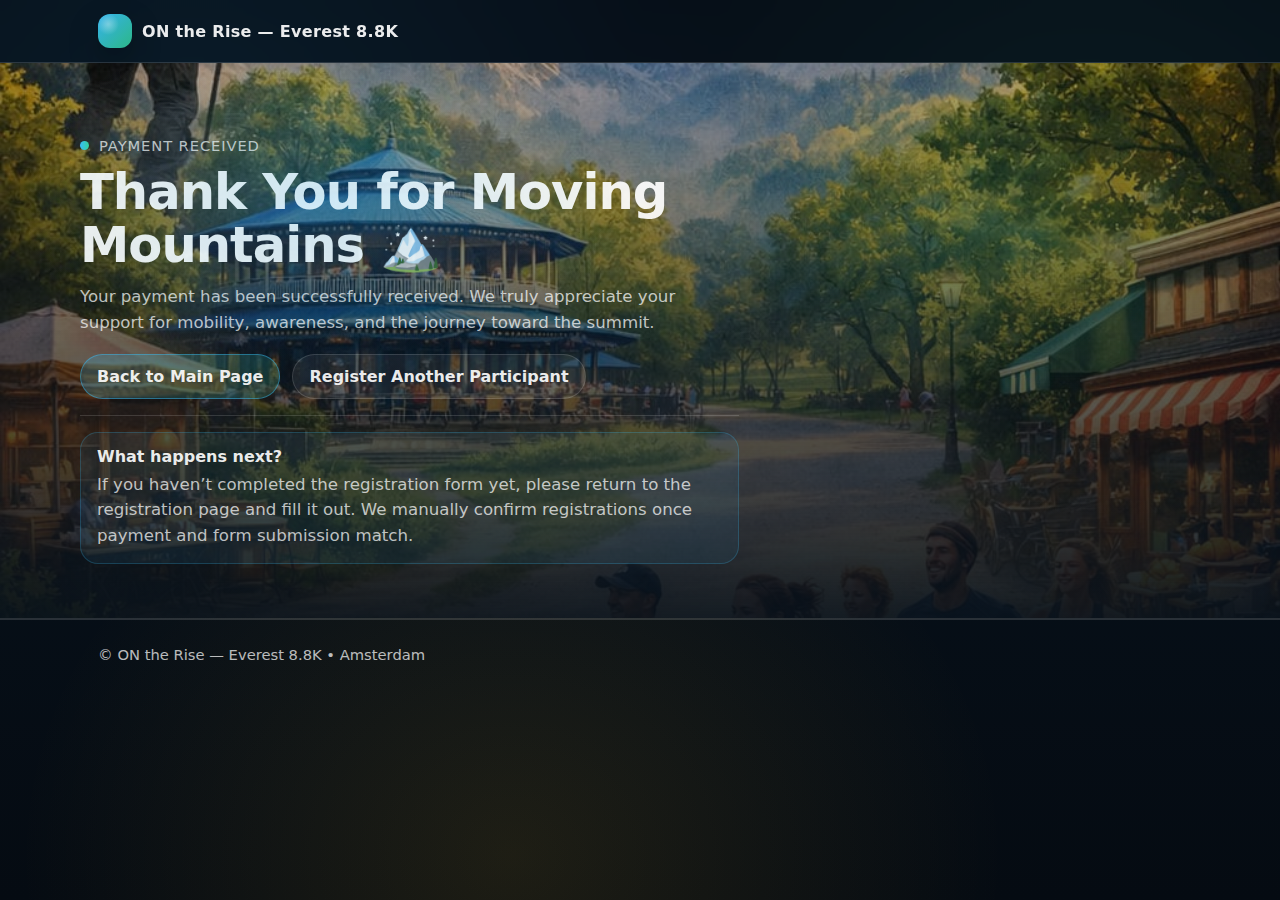
<file: thank-you.html>
<!doctype html>
<html lang="en">
<head>
  <meta charset="utf-8" />
  <meta name="viewport" content="width=device-width,initial-scale=1" />
  <title>Thank You — ON the Rise</title>
  <link rel="stylesheet" href="style.css" />
</head>
<body>

<header class="site-header">
  <div class="container">
    <div class="nav">
      <a class="brand" href="index.html">
        <span class="logo" aria-hidden="true"></span>
        <span>ON the Rise — Everest 8.8K</span>
      </a>
    </div>
  </div>
</header>

<section class="hero">
  <div class="container hero-inner">
    <div class="hero-grid">
      <div>
        <div class="kicker">
          <span class="dot"></span> Payment received
        </div>

        <h1>Thank You for Moving Mountains 🏔️</h1>

        <p>
          Your payment has been successfully received.
          We truly appreciate your support for mobility, awareness,
          and the journey toward the summit.
        </p>

        <div class="btn-row">
          <a class="btn primary" href="index.html">
            Back to Main Page
          </a>

          <a class="btn" href="register.html">
            Register Another Participant
          </a>
        </div>

        <div class="hr"></div>

        <div class="callout">
          <strong>What happens next?</strong>
          <p>
            If you haven’t completed the registration form yet,
            please return to the registration page and fill it out.
            We manually confirm registrations once payment and form submission match.
          </p>
        </div>

      </div>
    </div>
  </div>
</section>

<footer class="footer">
  <div class="container">
    <div class="foot-row">
      <div class="small">
        © ON the Rise — Everest 8.8K • Amsterdam
      </div>
    </div>
  </div>
</footer>

</body>
</html>
</file>
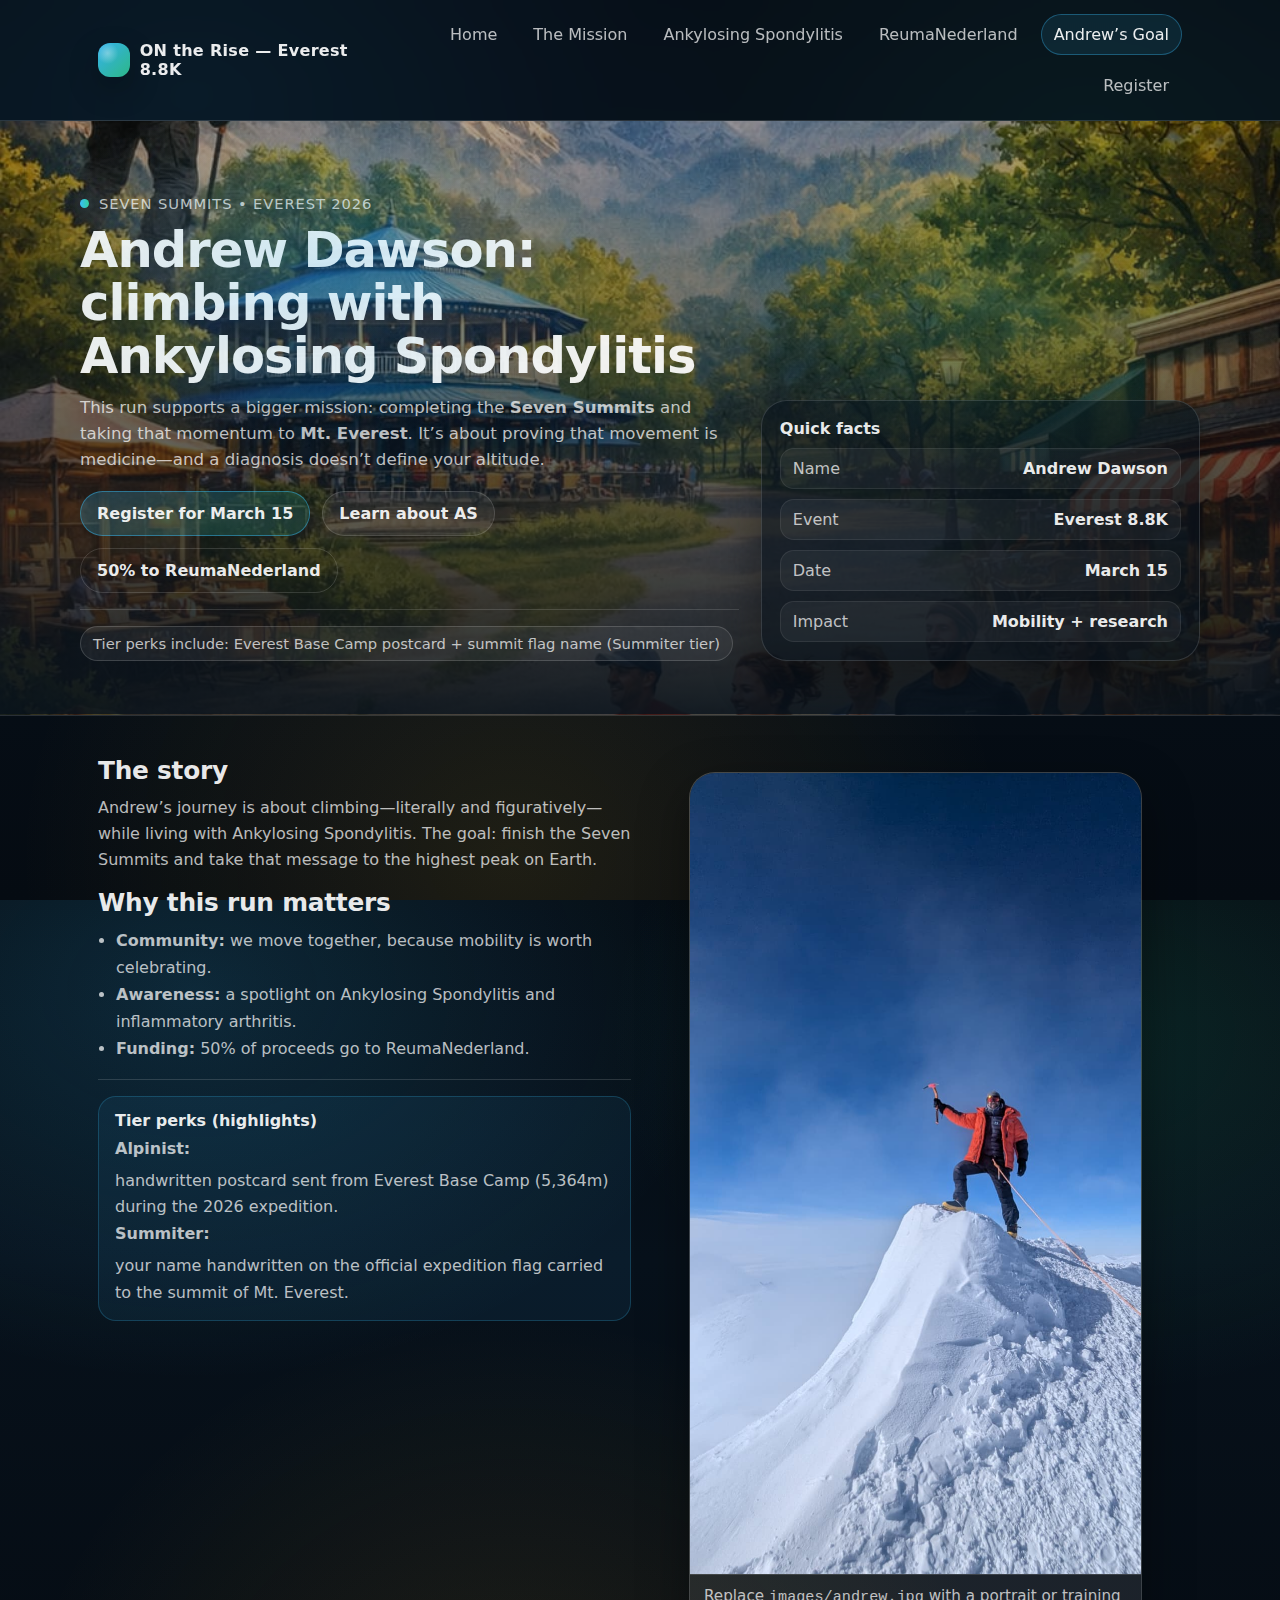
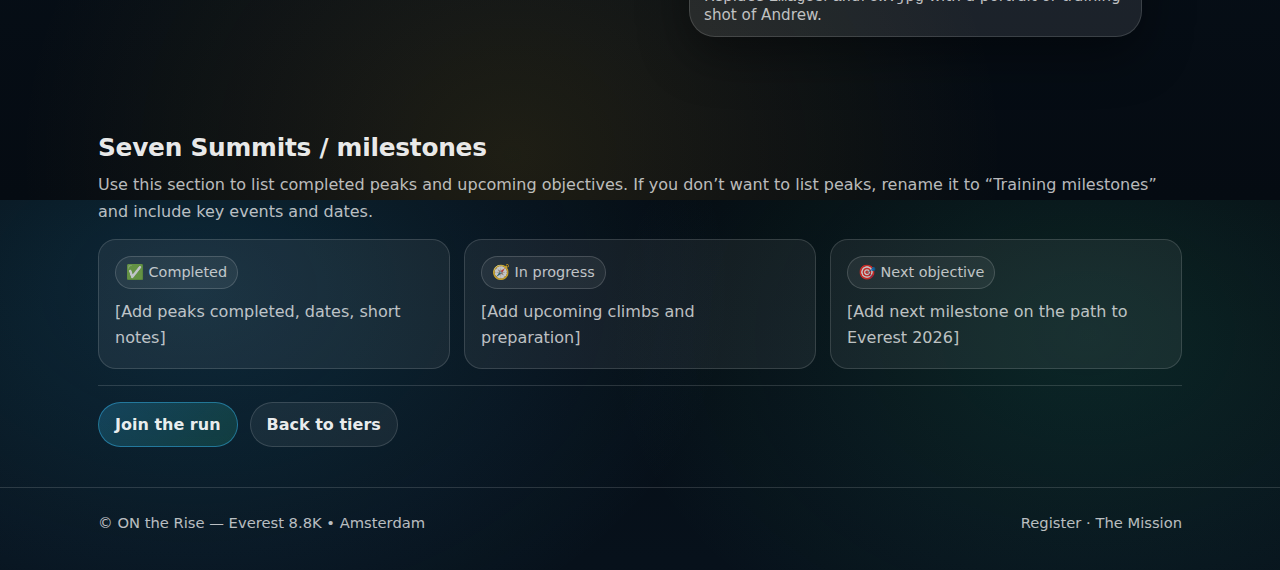
<file: The 7 summits.html>
<!doctype html>
<html lang="en">
<head>
  <meta charset="utf-8" />
  <meta name="viewport" content="width=device-width,initial-scale=1" />
  <title>Andrew’s Goal — Seven Summits & Everest</title>
  <link rel="stylesheet" href="style.css" />
</head>
<body>

<header class="site-header">
  <div class="container">
    <div class="nav">
      <a class="brand" href="index.html">
        <span class="logo" aria-hidden="true"></span>
        <span>ON the Rise — Everest 8.8K</span>
      </a>
      <nav class="nav-links" aria-label="Primary">
        <a href="index.html">Home</a>
        <a href="about.html">The Mission</a>
        <a href="ankylosing-spondylitis.html">Ankylosing Spondylitis</a>
        <a href="reumanederland.html">ReumaNederland</a>
        <a class="active" href="The%207%20summits.html">Andrew’s Goal</a>
        <a href="register.html">Register</a>
      </nav>
    </div>
  </div>
</header>

<section class="hero">
  <div class="container hero-inner">
    <div class="hero-grid">
      <div>
        <div class="kicker"><span class="dot"></span> Seven Summits • Everest 2026</div>
        <h1>Andrew Dawson: climbing with Ankylosing Spondylitis</h1>
        <p>
          This run supports a bigger mission: completing the <strong>Seven Summits</strong> and taking that momentum to
          <strong>Mt. Everest</strong>. It’s about proving that movement is medicine—and a diagnosis doesn’t define your altitude.
        </p>
        <div class="btn-row">
          <a class="btn primary" href="register.html">Register for March 15</a>
          <a class="btn" href="ankylosing-spondylitis.html">Learn about AS</a>
          <a class="btn ghost" href="reumanederland.html">50% to ReumaNederland</a>
        </div>
        <div class="hr"></div>
        <span class="badge">Tier perks include: Everest Base Camp postcard + summit flag name (Summiter tier)</span>
      </div>

      <aside class="hero-card">
        <strong>Quick facts</strong>
        <div class="meta">
          <div class="meta-item"><span>Name</span><strong>Andrew Dawson</strong></div>
          <div class="meta-item"><span>Event</span><strong>Everest 8.8K</strong></div>
          <div class="meta-item"><span>Date</span><strong>March 15</strong></div>
          <div class="meta-item"><span>Impact</span><strong>Mobility + research</strong></div>
        </div>
      </aside>
    </div>
  </div>
</section>

<main>

  <section class="section">
    <div class="container split">
      <div>
        <h2>The story</h2>
        <p>
          Andrew’s journey is about climbing—literally and figuratively—while living with Ankylosing Spondylitis.
          The goal: finish the Seven Summits and take that message to the highest peak on Earth.
        </p>

        <h2>Why this run matters</h2>
        <ul class="clean">
          <li><strong>Community:</strong> we move together, because mobility is worth celebrating.</li>
          <li><strong>Awareness:</strong> a spotlight on Ankylosing Spondylitis and inflammatory arthritis.</li>
          <li><strong>Funding:</strong> 50% of proceeds go to ReumaNederland.</li>
        </ul>

        <div class="hr"></div>
        <div class="callout">
          <strong>Tier perks (highlights)</strong>
          <p>
            <strong>Alpinist:</strong> handwritten postcard sent from Everest Base Camp (5,364m) during the 2026 expedition.
            <br />
            <strong>Summiter:</strong> your name handwritten on the official expedition flag carried to the summit of Mt. Everest.
          </p>
        </div>
      </div>

      <figure class="figure">
        <img src="images/andrew.jpg" alt="Andrew photo (replace this file)" />
        <figcaption class="caption">Replace <code>images/andrew.jpg</code> with a portrait or training shot of Andrew.</figcaption>
      </figure>
    </div>
  </section>

  <section class="section">
    <div class="container">
      <h2>Seven Summits / milestones</h2>
      <p>
        Use this section to list completed peaks and upcoming objectives. If you don’t want to list peaks, rename it to
        “Training milestones” and include key events and dates.
      </p>

      <div class="grid-3">
        <div class="card">
          <div class="tag">✅ Completed</div>
          <p>[Add peaks completed, dates, short notes]</p>
        </div>
        <div class="card">
          <div class="tag">🧭 In progress</div>
          <p>[Add upcoming climbs and preparation]</p>
        </div>
        <div class="card">
          <div class="tag">🎯 Next objective</div>
          <p>[Add next milestone on the path to Everest 2026]</p>
        </div>
      </div>

      <div class="hr"></div>
      <div class="btn-row">
        <a class="btn primary" href="register.html">Join the run</a>
        <a class="btn" href="index.html">Back to tiers</a>
      </div>
    </div>
  </section>

</main>

<footer class="footer">
  <div class="container">
    <div class="foot-row">
      <div class="small">© ON the Rise — Everest 8.8K • Amsterdam</div>
      <div class="small"><a href="register.html">Register</a> · <a href="about.html">The Mission</a></div>
    </div>
  </div>
</footer>

</body>
</html>
</file>
<file: style.css>
/* ====== Base ====== */
:root{
  --bg: #07111b;
  --card: rgba(255,255,255,0.06);
  --card2: rgba(255,255,255,0.09);
  --text: rgba(255,255,255,0.92);
  --muted: rgba(255,255,255,0.72);
  --line: rgba(255,255,255,0.14);

  --accent: #38bdf8;   /* sky */
  --accent2: #34d399;  /* alpine green */
  --warn: #fbbf24;     /* warm energy */
  --shadow: 0 18px 50px rgba(0,0,0,0.40);

  --radius: 18px;
  --radius2: 26px;

  --maxw: 1120px;
}

*{ box-sizing: border-box; }
html, body{ height: 100%; }
body{
  margin: 0;
  font-family: ui-sans-serif, system-ui, -apple-system, Segoe UI, Roboto, Helvetica, Arial, "Apple Color Emoji","Segoe UI Emoji";
  color: var(--text);
  background:
    radial-gradient(900px 650px at 15% 10%, rgba(56,189,248,0.16), transparent 60%),
    radial-gradient(800px 600px at 85% 15%, rgba(52,211,153,0.12), transparent 60%),
    radial-gradient(900px 800px at 40% 95%, rgba(251,191,36,0.10), transparent 55%),
    linear-gradient(180deg, #050b12 0%, #07111b 40%, #050b12 100%);
}

a{ color: inherit; text-decoration: none; }
a:hover{ text-decoration: underline; text-underline-offset: 4px; }

.container{
  width: 100%;
  max-width: var(--maxw);
  margin: 0 auto;
  padding: 0 18px;
}

.small{ font-size: 0.92rem; color: var(--muted); }
.kicker{
  display:inline-flex;
  gap:10px;
  align-items:center;
  font-size: 0.92rem;
  color: var(--muted);
  letter-spacing: 0.06em;
  text-transform: uppercase;
}
.kicker .dot{
  width: 9px; height: 9px; border-radius: 99px;
  background: linear-gradient(90deg, var(--accent), var(--accent2));
  box-shadow: 0 0 18px rgba(56,189,248,0.35);
}

/* ====== Header / Nav ====== */
.site-header{
  position: sticky;
  top: 0;
  z-index: 40;
  backdrop-filter: blur(12px);
  background: rgba(7,17,27,0.55);
  border-bottom: 1px solid var(--line);
}
.nav{
  display:flex;
  align-items:center;
  justify-content: space-between;
  padding: 14px 0;
  gap: 14px;
}
.brand{
  display:flex;
  align-items:center;
  gap: 10px;
  font-weight: 800;
  letter-spacing: 0.02em;
}
.logo{
  width: 34px; height: 34px;
  border-radius: 12px;
  background:
    radial-gradient(18px 18px at 30% 30%, rgba(255,255,255,0.35), transparent 60%),
    linear-gradient(135deg, rgba(56,189,248,0.95), rgba(52,211,153,0.85));
  box-shadow: 0 12px 30px rgba(0,0,0,0.28);
}
.nav-links{
  display:flex;
  align-items:center;
  gap: 10px;
  flex-wrap: wrap;
  justify-content: flex-end;
}
.nav-links a{
  padding: 10px 12px;
  border-radius: 999px;
  color: var(--muted);
  border: 1px solid transparent;
  text-decoration: none;
  white-space: nowrap;
}
.nav-links a:hover{
  color: var(--text);
  border-color: var(--line);
  background: rgba(255,255,255,0.04);
}
.nav-links a.active{
  color: var(--text);
  border-color: rgba(56,189,248,0.35);
  background: rgba(56,189,248,0.10);
}

/* ====== Buttons ====== */
.btn-row{ display:flex; gap: 12px; flex-wrap: wrap; align-items:center; }

.btn{
  display:inline-flex;
  align-items:center;
  justify-content:center;
  gap: 10px;
  padding: 12px 16px;
  border-radius: 999px;
  border: 1px solid var(--line);
  background: rgba(255,255,255,0.06);
  color: var(--text);
  text-decoration: none;
  font-weight: 650;
  transition: transform 140ms ease, background 140ms ease, border-color 140ms ease;
}
.btn:hover{
  transform: translateY(-1px);
  background: rgba(255,255,255,0.10);
  border-color: rgba(255,255,255,0.22);
  text-decoration: none;
}
.btn.primary{
  border-color: rgba(56,189,248,0.45);
  background: linear-gradient(135deg, rgba(56,189,248,0.22), rgba(52,211,153,0.16));
}
.btn.primary:hover{
  border-color: rgba(56,189,248,0.75);
}
.btn.ghost{
  background: transparent;
}

/* ====== Hero ====== */
.hero{
  position: relative;
  overflow: hidden;
  border-bottom: 1px solid var(--line);
}
.hero::before{
  content:"";
  position:absolute;
  inset:0;
  background:
    linear-gradient(180deg, rgba(0,0,0,0.30) 0%, rgba(7,17,27,0.72) 70%, rgba(7,17,27,0.95) 100%),
    url("images/hero.jpg");
  background-size: cover;
  background-position: center;
}
.hero::after{
  content:"";
  position:absolute;
  inset:-2px;
  background:
    radial-gradient(500px 300px at 25% 25%, rgba(56,189,248,0.18), transparent 60%),
    radial-gradient(500px 300px at 80% 30%, rgba(52,211,153,0.14), transparent 60%);
  pointer-events:none;
}
.hero-inner{
  position: relative;
  padding: 72px 0 54px;
}
.hero-grid{
  display:grid;
  grid-template-columns: 1.2fr 0.8fr;
  gap: 22px;
  align-items: end;
}
@media (max-width: 860px){
  .hero-grid{ grid-template-columns: 1fr; }
  .hero-inner{ padding: 56px 0 44px; }
}
.hero h1{
  margin: 12px 0 12px;
  font-size: clamp(2rem, 4.2vw, 3.1rem);
  line-height: 1.07;
  letter-spacing: -0.02em;
}
.hero p{
  margin: 0 0 18px;
  color: var(--muted);
  font-size: 1.04rem;
  line-height: 1.55;
  max-width: 70ch;
}
.hero-card{
  border: 1px solid var(--line);
  background: rgba(7,17,27,0.60);
  border-radius: var(--radius2);
  padding: 18px;
  box-shadow: var(--shadow);
}
.hero-card .meta{
  display:grid;
  gap: 10px;
  margin-top: 10px;
}
.meta-item{
  display:flex;
  justify-content: space-between;
  gap: 12px;
  padding: 10px 12px;
  border-radius: 14px;
  background: rgba(255,255,255,0.05);
  border: 1px solid rgba(255,255,255,0.08);
}
.meta-item span{ color: var(--muted); }
.meta-item strong{ font-weight: 750; }

/* ====== Sections / Cards ====== */
.section{ padding: 40px 0; }
.section h2{
  margin: 0 0 10px;
  font-size: 1.55rem;
  letter-spacing: -0.01em;
}
.section p{ color: var(--muted); line-height: 1.65; margin: 0 0 14px; }

.grid-3{
  display:grid;
  grid-template-columns: repeat(3, 1fr);
  gap: 14px;
}
@media (max-width: 920px){ .grid-3{ grid-template-columns: 1fr; } }

.card{
  border: 1px solid var(--line);
  background: var(--card);
  border-radius: var(--radius);
  padding: 16px;
}
.card strong{ display:block; margin-bottom: 6px; }
.card p{ margin: 0; }

.card .tag{
  display:inline-flex;
  align-items:center;
  gap: 8px;
  padding: 7px 10px;
  border-radius: 999px;
  border: 1px solid rgba(255,255,255,0.16);
  background: rgba(255,255,255,0.06);
  color: var(--muted);
  font-size: 0.90rem;
  margin-bottom: 10px;
}

.split{
  display:grid;
  grid-template-columns: 1fr 1fr;
  gap: 18px;
  align-items: start;
}
@media (max-width: 920px){ .split{ grid-template-columns: 1fr; } }

.figure{
  border-radius: var(--radius2);
  overflow:hidden;
  border: 1px solid var(--line);
  background: var(--card2);
  box-shadow: var(--shadow);
}
.figure img{
  width: 100%;
  height: 100%;
  display:block;
  object-fit: cover;
}
.figure .caption{
  padding: 12px 14px;
  color: var(--muted);
  font-size: 0.95rem;
  border-top: 1px solid var(--line);
}

/* ====== Text blocks ====== */
.callout{
  border: 1px solid rgba(56,189,248,0.22);
  background: rgba(56,189,248,0.07);
  border-radius: var(--radius);
  padding: 14px 16px;
}
.callout strong{ display:block; margin-bottom: 6px; }
.callout p{ margin: 0; color: var(--muted); }

/* ====== Registration Embed ====== */
.embed{
  border: 1px solid var(--line);
  background: rgba(255,255,255,0.04);
  border-radius: var(--radius2);
  overflow:hidden;
  box-shadow: var(--shadow);
}
.embed iframe{
  width: 100%;
  height: 1200px;
  border: 0;
  display:block;
}

/* ====== Footer ====== */
.footer{
  border-top: 1px solid var(--line);
  padding: 26px 0 40px;
  color: var(--muted);
}
.footer .foot-row{
  display:flex;
  flex-wrap:wrap;
  gap: 10px 18px;
  align-items:center;
  justify-content: space-between;
}
.footer a{ color: var(--muted); }
.footer a:hover{ color: var(--text); }

/* ====== Utilities ====== */
.badge{
  display:inline-flex;
  align-items:center;
  gap: 8px;
  padding: 8px 12px;
  border-radius: 999px;
  border: 1px solid rgba(255,255,255,0.16);
  background: rgba(255,255,255,0.06);
  color: var(--muted);
  font-size: 0.92rem;
}
.hr{
  height: 1px;
  background: var(--line);
  margin: 16px 0;
}
ul.clean{
  margin: 0;
  padding-left: 18px;
  color: var(--muted);
  line-height: 1.7;
}
</file>
